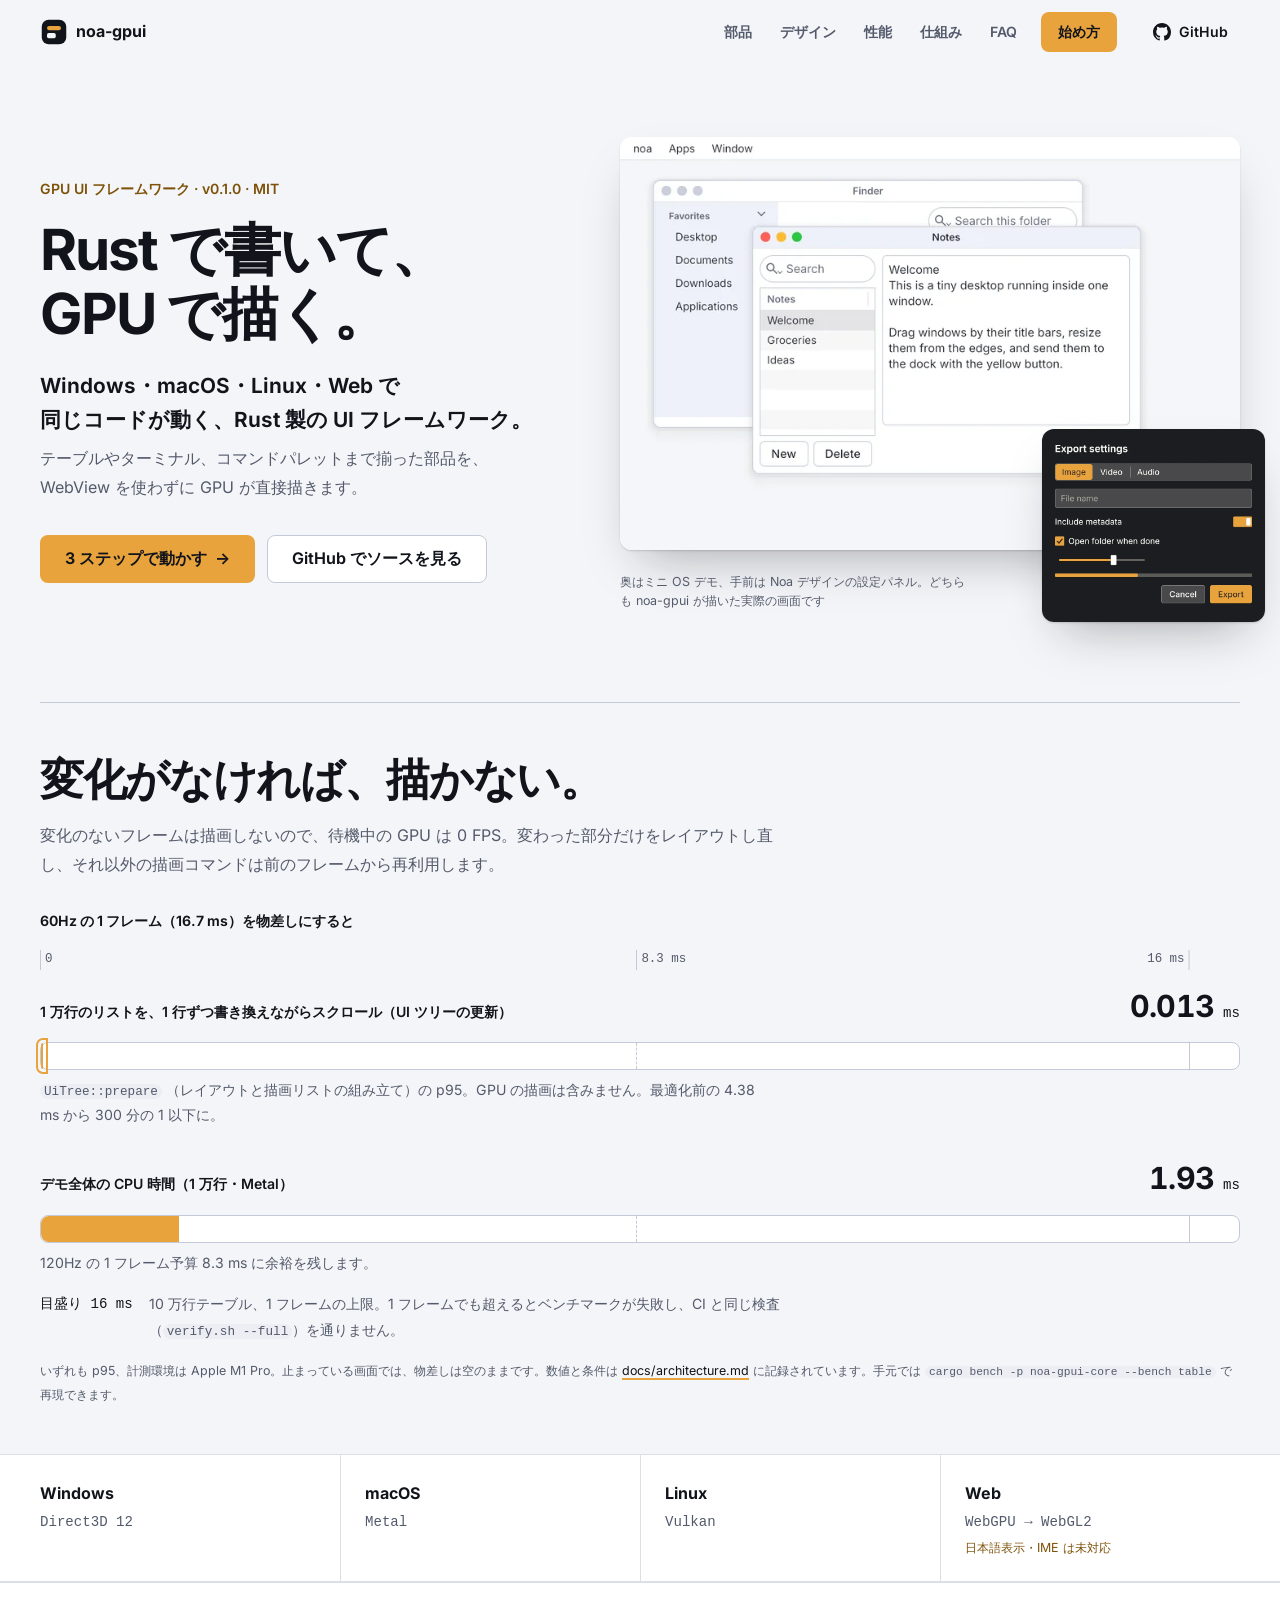
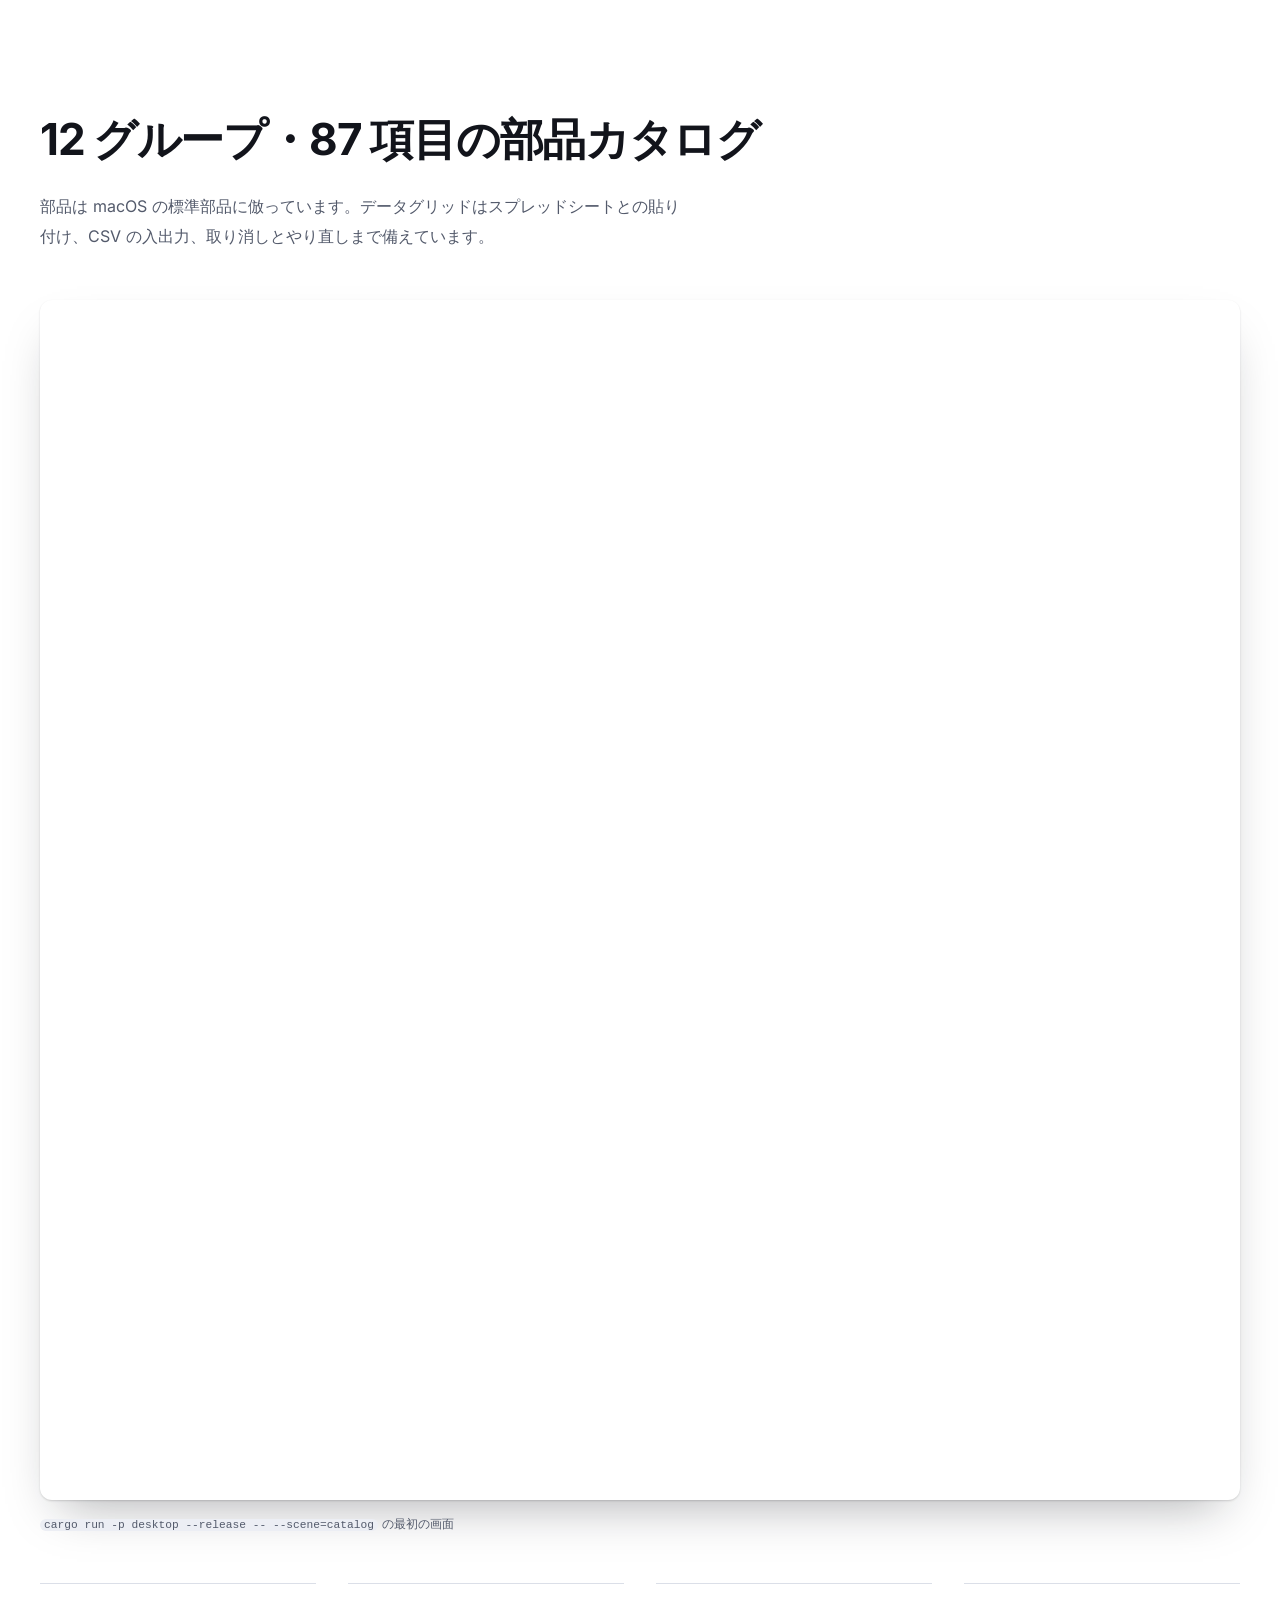
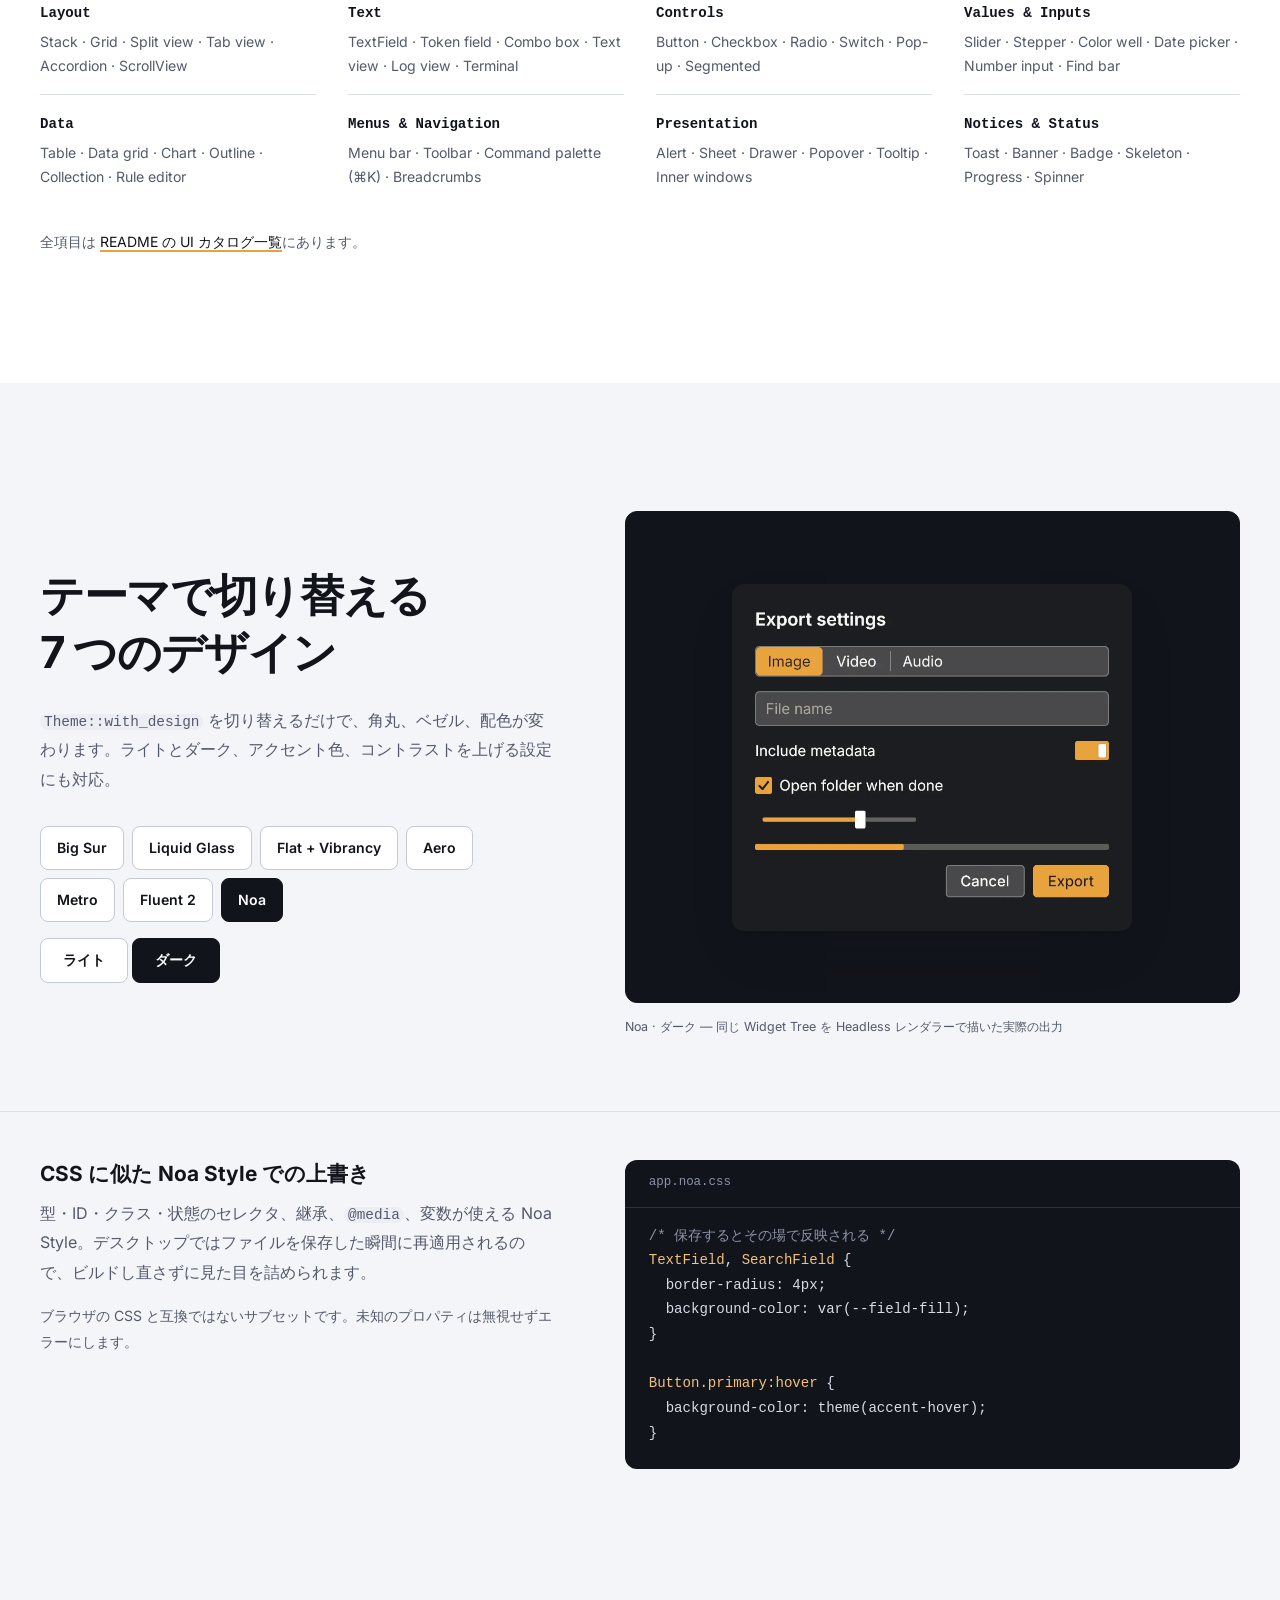
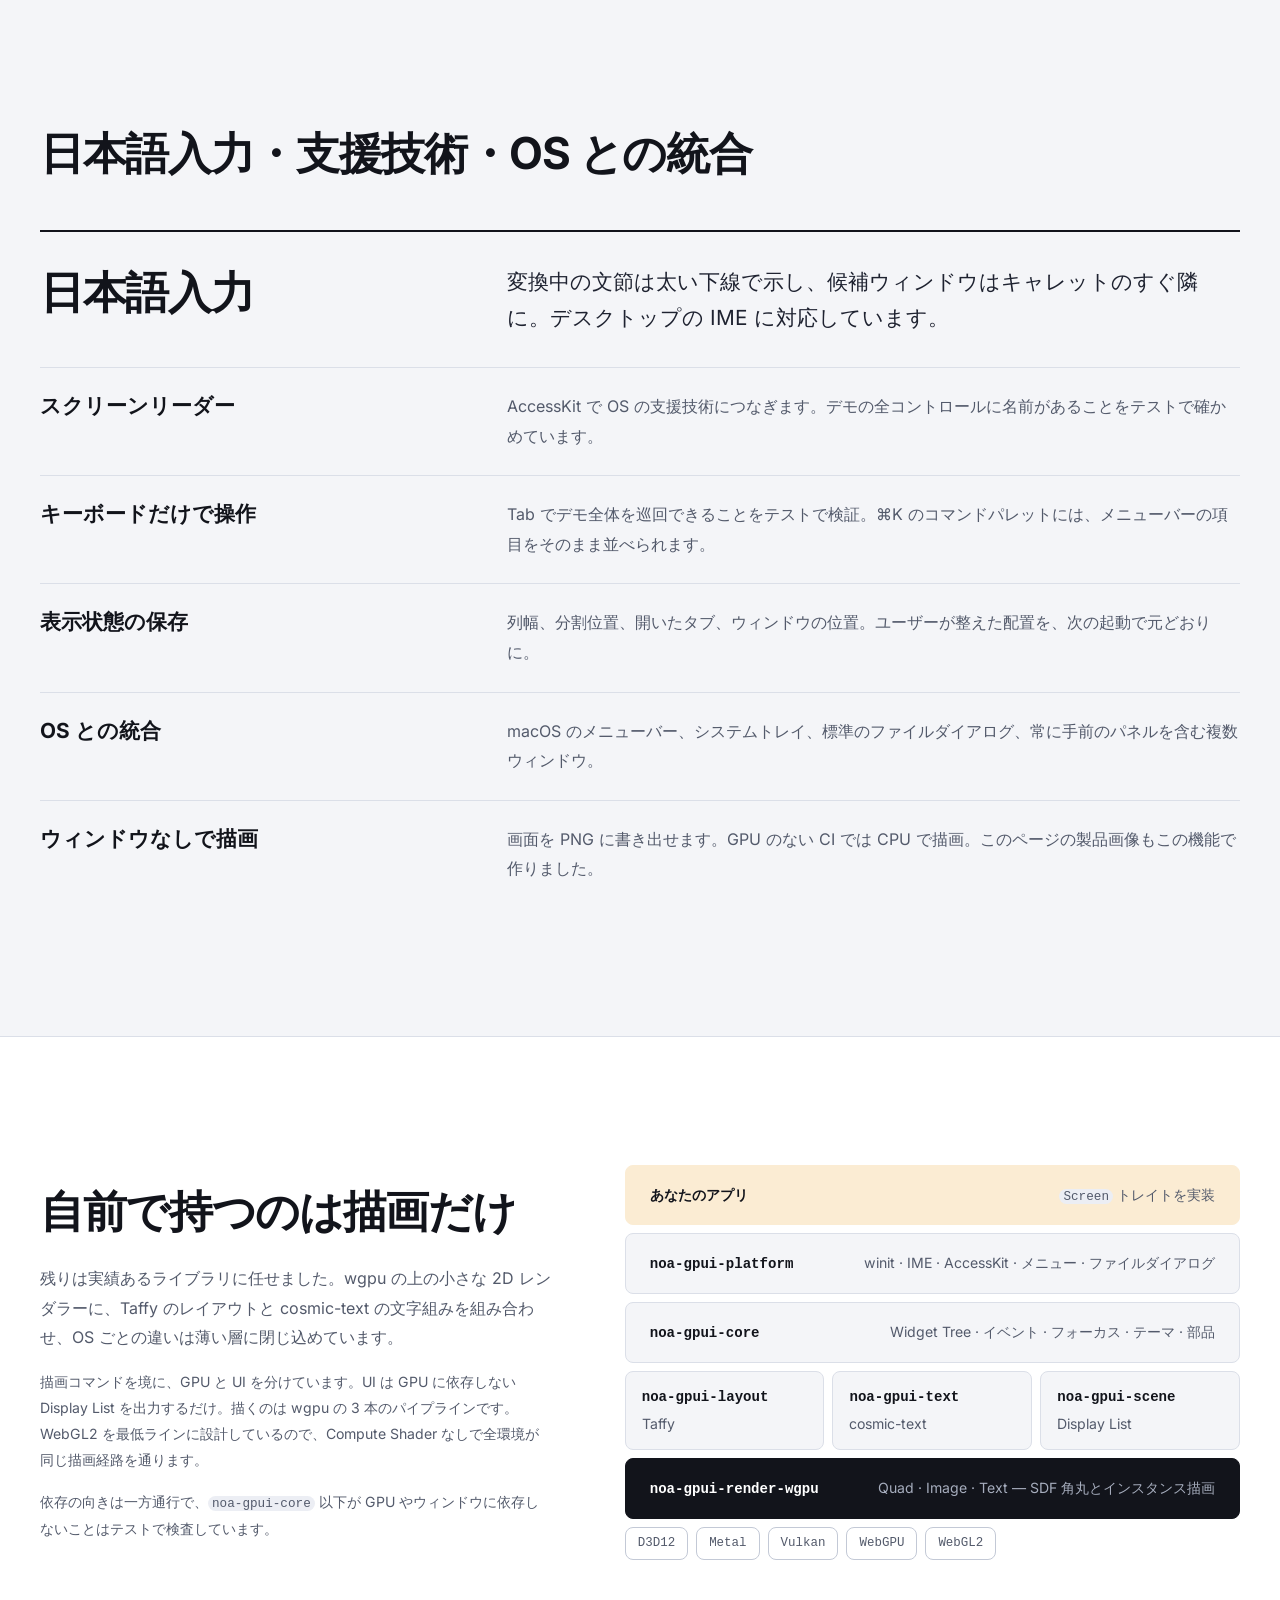
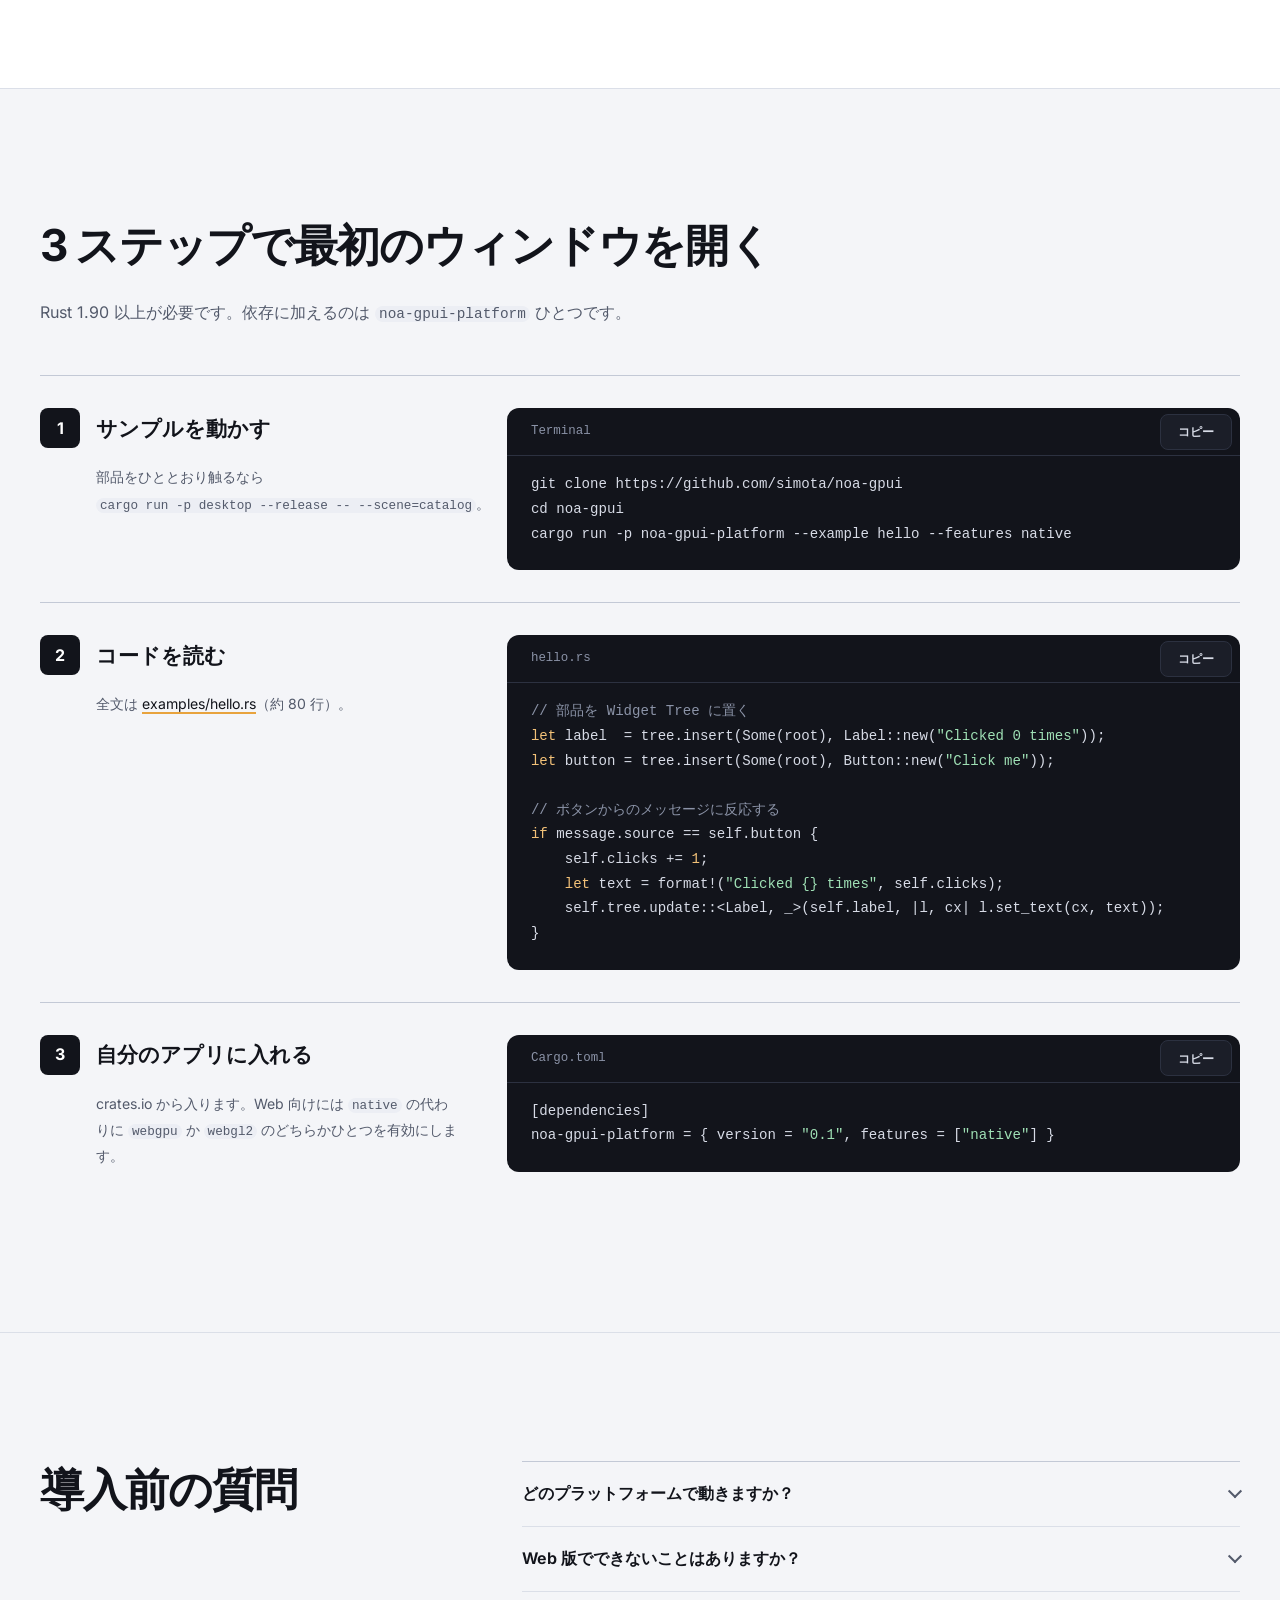
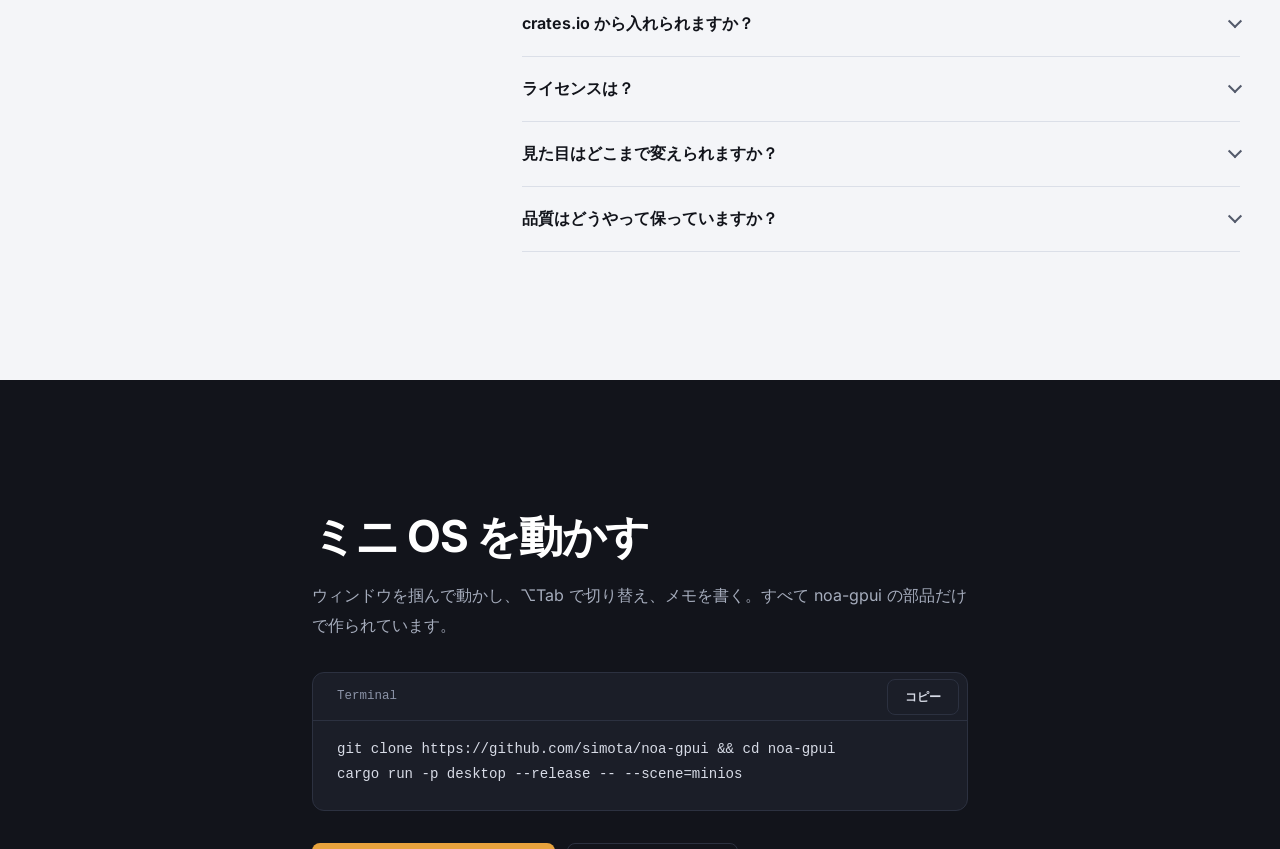
<file: site/index.html>
<!doctype html>
<html lang="ja">
<head>
  <meta charset="utf-8">
  <meta name="viewport" content="width=device-width, initial-scale=1">
  <title>noa-gpui — Rust で書いて GPU で描く、デスクトップと Web の UI フレームワーク</title>
  <meta name="description" content="noa-gpui は wgpu の上に自前の 2D レンダラーを持つ Rust 製 UI フレームワークです。テーブル、ターミナル、コマンドパレットまで揃った部品を、Windows・macOS・Linux・ブラウザで同じコードのまま動かせます。MIT ライセンス。">
  <meta name="theme-color" content="#f4f5f8">
  <meta property="og:type" content="website">
  <meta property="og:title" content="noa-gpui — Rust で書いて、GPU で描く。">
  <meta property="og:description" content="テーブルからターミナルまで揃った UI 部品を、Windows・macOS・Linux・Web で同じコードのまま。WebView を使わない Rust 製 GPU UI フレームワーク。">
  <meta property="og:image" content="assets/og.png">
  <meta property="og:image:width" content="1200">
  <meta property="og:image:height" content="630">
  <meta name="twitter:card" content="summary_large_image">
  <link rel="icon" href="assets/favicon.svg" type="image/svg+xml">
  <link rel="preload" href="fonts/inter-var-latin.woff2" as="font" type="font/woff2" crossorigin>
  <link rel="preload" href="assets/minios-1500.webp" as="image" imagesrcset="assets/minios-760.webp 760w, assets/minios-1500.webp 1500w" imagesizes="(min-width: 1024px) 640px, 92vw" fetchpriority="high">
  <link rel="stylesheet" href="styles.css">
  <script type="application/ld+json">
  {
    "@context": "https://schema.org",
    "@type": "SoftwareSourceCode",
    "name": "noa-gpui",
    "description": "A cross-platform UI framework written in Rust, with its own 2D renderer on top of wgpu.",
    "codeRepository": "https://github.com/simota/noa-gpui",
    "programmingLanguage": "Rust",
    "license": "https://opensource.org/licenses/MIT",
    "runtimePlatform": ["Windows", "macOS", "Linux", "Web (WebGPU / WebGL2)"]
  }
  </script>
</head>
<body>
  <a class="skip" href="#main">本文へ移動</a>

  <header class="site-header" data-header>
    <div class="wrap header-inner">
      <a class="logo" href="#top" aria-label="noa-gpui トップへ">
        <svg class="logo-mark" viewBox="0 0 32 32" aria-hidden="true"><rect x="2" y="2" width="28" height="28" rx="8" fill="currentColor"/><rect x="8" y="9" width="16" height="5" rx="2.5" fill="#e8a33d"/><rect x="8" y="17" width="10" height="6" rx="2" fill="#f4f5f8"/></svg>
        <span>noa-gpui</span>
      </a>
      <nav class="nav" aria-label="ページ内">
        <button class="nav-toggle" type="button" aria-expanded="false" aria-controls="nav-list" data-nav-toggle>
          <span class="nav-toggle-bars" aria-hidden="true"></span><span class="sr-only">メニュー</span>
        </button>
        <ul id="nav-list" class="nav-list" data-nav-list>
          <li><a href="#components">部品</a></li>
          <li><a href="#design">デザイン</a></li>
          <li><a href="#performance">性能</a></li>
          <li><a href="#architecture">仕組み</a></li>
          <li><a href="#faq">FAQ</a></li>
          <li class="nav-cta"><a class="btn btn-small btn-primary" href="#start">始め方</a></li>
        </ul>
      </nav>
      <a class="gh-link" href="https://github.com/simota/noa-gpui" rel="noopener" aria-label="GitHub リポジトリ">
        <svg viewBox="0 0 16 16" aria-hidden="true"><path fill="currentColor" d="M8 0C3.58 0 0 3.58 0 8a8 8 0 0 0 5.47 7.59c.4.07.55-.17.55-.38v-1.33c-2.23.48-2.7-1.07-2.7-1.07-.36-.92-.89-1.17-.89-1.17-.73-.5.06-.49.06-.49.8.06 1.23.83 1.23.83.71 1.22 1.87.87 2.33.66.07-.52.28-.87.5-1.07-1.78-.2-3.64-.89-3.64-3.95 0-.87.31-1.59.82-2.15-.08-.2-.36-1.02.08-2.12 0 0 .67-.21 2.2.82a7.6 7.6 0 0 1 4 0c1.53-1.04 2.2-.82 2.2-.82.44 1.1.16 1.92.08 2.12.51.56.82 1.27.82 2.15 0 3.07-1.87 3.75-3.65 3.95.29.25.54.73.54 1.48v2.2c0 .21.15.46.55.38A8 8 0 0 0 16 8c0-4.42-3.58-8-8-8Z"/></svg>
        <span>GitHub</span>
      </a>
    </div>
  </header>

  <main id="main">
    <section class="hero" id="top" aria-labelledby="hero-title">
      <div class="wrap hero-grid">
        <div class="hero-copy">
          <p class="eyebrow" data-enter>GPU UI フレームワーク · v0.1.0 · MIT</p>
          <h1 id="hero-title" class="hero-title" data-enter>
            <span class="nb">Rust で書いて、</span><span class="nb">GPU で描く。</span>
          </h1>
          <p class="hero-lead" data-enter>
            <strong><span class="nb">Windows・macOS・Linux・Web で</span><span class="nb">同じコードが動く、</span><span class="nb">Rust 製の UI フレームワーク。</span></strong>
            テーブルやターミナル、コマンドパレットまで揃った部品を、WebView を使わずに GPU が直接描きます。
          </p>
          <div class="hero-actions" data-enter>
            <a class="btn btn-primary" href="#start">3 ステップで動かす<span aria-hidden="true">→</span></a>
            <a class="btn btn-ghost" href="https://github.com/simota/noa-gpui" rel="noopener">GitHub でソースを見る</a>
          </div>
        </div>
        <figure class="hero-visual" data-enter>
          <div class="frame frame-hero">
            <img src="assets/minios-1500.webp" srcset="assets/minios-760.webp 760w, assets/minios-1500.webp 1500w" sizes="(min-width: 1024px) 660px, 96vw" width="1500" height="1000" alt="noa-gpui のミニ OS デモ。メニューバーの下に Finder と Notes の 2 つのウィンドウが重なって開いている" fetchpriority="high" decoding="async">
          </div>
          <div class="frame frame-float">
            <img src="assets/themes/noa-dark.webp" width="760" height="660" alt="Noa デザイン・ダーク表示の設定パネル。セグメント、テキスト欄、スイッチ、チェックボックス、スライダー、進捗バー、ボタン" loading="eager" decoding="async">
          </div>
          <figcaption>奥はミニ OS デモ、手前は Noa デザインの設定パネル。どちらも noa-gpui が描いた実際の画面です</figcaption>
        </figure>
        <figure class="budget" id="performance" aria-labelledby="perf-title" data-budget>
          <figcaption class="budget-head"><h2 id="perf-title" class="budget-h">変化がなければ、描かない。</h2><p class="budget-lead">変化のないフレームは描画しないので、待機中の GPU は 0 FPS。変わった部分だけをレイアウトし直し、それ以外の描画コマンドは前のフレームから再利用します。</p><p class="budget-title">60Hz の 1 フレーム（16.7 ms）を物差しにすると</p></figcaption>
          <div class="budget-scale">
            <div class="budget-row budget-row-axis" aria-hidden="true"><span></span><span class="budget-axis"><span class="budget-tick" style="--at: 0%">0</span><span class="budget-tick" style="--at: 49.7%">8.3 ms</span><span class="budget-tick budget-tick-end" style="--at: 95.8%">16 ms</span></span><span></span></div>
            <div class="budget-row" style="--share: 0.078%"><span class="budget-label">1 万行のリストを、1 行ずつ書き換えながらスクロール（UI ツリーの更新）</span><span class="budget-track"><span class="budget-bar"></span></span><span class="budget-value"><span class="num">0.013</span> ms</span><span class="budget-cond"><code>UiTree::prepare</code> （レイアウトと描画リストの組み立て）の p95。GPU の描画は含みません。最適化前の 4.38 ms から 300 分の 1 以下に。</span></div>
            <div class="budget-row" style="--share: 11.56%"><span class="budget-label">デモ全体の CPU 時間（1 万行・Metal）</span><span class="budget-track"><span class="budget-bar"></span></span><span class="budget-value"><span class="num">1.93</span> ms</span><span class="budget-cond">120Hz の 1 フレーム予算 8.3 ms に余裕を残します。</span></div>
          </div>
          <dl class="budget-legend"><div><dt>目盛り 16 ms</dt><dd>10 万行テーブル、1 フレームの上限。1 フレームでも超えるとベンチマークが失敗し、CI と同じ検査（<code>verify.sh --full</code>）を通りません。</dd></div></dl>
          <p class="budget-note">いずれも p95、計測環境は Apple M1 Pro。止まっている画面では、物差しは空のままです。数値と条件は <a href="https://github.com/simota/noa-gpui/blob/main/docs/architecture.md#phase-4-measurements" rel="noopener">docs/architecture.md</a> に記録されています。手元では <code>cargo bench -p noa-gpui-core --bench table</code> で再現できます。</p>
        </figure>
      </div>
    </section>
    <section class="platforms" aria-label="対応プラットフォームと GPU バックエンド">
      <ul class="wrap platform-list">
        <li><span class="p-os">Windows</span><span class="p-api">Direct3D 12</span></li>
        <li><span class="p-os">macOS</span><span class="p-api">Metal</span></li>
        <li><span class="p-os">Linux</span><span class="p-api">Vulkan</span></li>
        <li><span class="p-os">Web</span><span class="p-api">WebGPU → WebGL2</span><span class="p-note">日本語表示・IME は未対応</span></li>
      </ul>
    </section>
    <section class="section components" id="components" aria-labelledby="components-title">
      <div class="wrap">
        <div class="section-head">
          <h2 id="components-title" class="section-title"><span class="nb">12 グループ・87 項目の</span><span class="nb">部品カタログ</span></h2>
          <p class="section-lead">部品は macOS の標準部品に倣っています。データグリッドはスプレッドシートとの貼り付け、CSV の入出力、取り消しとやり直しまで備えています。</p>
        </div>
        <figure class="showcase">
          <div class="frame">
            <picture><source media="(max-width: 599px)" srcset="assets/catalog-phone-760.webp" width="760" height="760"><img src="assets/catalog-1600.webp" srcset="assets/catalog-800.webp 800w, assets/catalog-1600.webp 1600w" sizes="(min-width: 1200px) 1120px, 94vw" width="1600" height="938" alt="UI カタログの画面。左にグループごとのナビゲーション、右に Container と Stack view の見本が並ぶ" loading="lazy" decoding="async"></picture>
          </div>
          <figcaption><code>cargo run -p desktop --release -- --scene=catalog</code> の最初の画面</figcaption>
        </figure>
        <div class="catalog-index">
          <dl>
            <div><dt>Layout</dt><dd>Stack · Grid · Split view · Tab view · Accordion · ScrollView</dd></div>
            <div><dt>Text</dt><dd>TextField · Token field · Combo box · Text view · Log view · Terminal</dd></div>
            <div><dt>Controls</dt><dd>Button · Checkbox · Radio · Switch · Pop-up · Segmented</dd></div>
            <div><dt>Values &amp; Inputs</dt><dd>Slider · Stepper · Color well · Date picker · Number input · Find bar</dd></div>
            <div><dt>Data</dt><dd>Table · Data grid · Chart · Outline · Collection · Rule editor</dd></div>
            <div><dt>Menus &amp; Navigation</dt><dd>Menu bar · Toolbar · Command palette (⌘K) · Breadcrumbs</dd></div>
            <div><dt>Presentation</dt><dd>Alert · Sheet · Drawer · Popover · Tooltip · Inner windows</dd></div>
            <div><dt>Notices &amp; Status</dt><dd>Toast · Banner · Badge · Skeleton · Progress · Spinner</dd></div>
          </dl>
          <p class="index-note">全項目は <a href="https://github.com/simota/noa-gpui#desktop" rel="noopener">README の UI カタログ一覧</a>にあります。</p>
        </div>
      </div>
    </section>
    <section class="section design" id="design" aria-labelledby="design-title">
      <div class="wrap design-grid">
        <div class="design-copy">
          <h2 id="design-title" class="section-title"><span class="nb">テーマで切り替える</span> <span class="nb">7 つのデザイン</span></h2>
          <p class="section-lead"><code>Theme::with_design</code> を切り替えるだけで、角丸、ベゼル、配色が変わります。ライトとダーク、アクセント色、コントラストを上げる設定にも対応。</p>
          <div class="theme-switch" role="group" aria-label="デザインを選ぶ" data-theme-designs>
            <button type="button" data-design="big-sur" aria-pressed="false">Big Sur</button>
            <button type="button" data-design="liquid-glass" aria-pressed="false">Liquid Glass</button>
            <button type="button" data-design="flat-vibrancy" aria-pressed="false">Flat + Vibrancy</button>
            <button type="button" data-design="aero" aria-pressed="false">Aero</button>
            <button type="button" data-design="metro" aria-pressed="false">Metro</button>
            <button type="button" data-design="fluent-2" aria-pressed="false">Fluent 2</button>
            <button type="button" data-design="noa" aria-pressed="true">Noa</button>
          </div>
          <div class="appearance-switch" role="group" aria-label="外観を選ぶ" data-theme-appearance>
            <button type="button" data-appearance="light" aria-pressed="false">ライト</button>
            <button type="button" data-appearance="dark" aria-pressed="true">ダーク</button>
          </div>
        </div>
        <figure class="theme-stage">
          <div class="frame frame-theme" data-theme-frame data-appearance-now="dark">
            <img src="assets/themes/noa-dark.webp" width="760" height="660" alt="Noa デザイン・ダーク表示の設定パネル" loading="lazy" decoding="async" data-theme-image>
          </div>
          <figcaption><span data-theme-label>Noa · ダーク</span> — 同じ Widget Tree を Headless レンダラーで描いた実際の出力</figcaption>
        </figure>
      </div>

      <div class="wrap style-row">
        <div class="style-copy">
          <h3><span class="nb">CSS に似た</span> <span class="nb">Noa Style での上書き</span></h3>
          <p>型・ID・クラス・状態のセレクタ、継承、<code>@media</code>、変数が使える Noa Style。デスクトップではファイルを保存した瞬間に再適用されるので、ビルドし直さずに見た目を詰められます。</p>
          <p class="fine">ブラウザの CSS と互換ではないサブセットです。未知のプロパティは無視せずエラーにします。</p>
        </div>
        <div class="code-block">
          <div class="code-bar"><span class="code-name">app.noa.css</span></div>
          <pre class="code" tabindex="0" aria-label="Noa Style の例"><code><span class="c">/* 保存するとその場で反映される */</span>
<span class="s">TextField</span>, <span class="s">SearchField</span> {
  <span class="p">border-radius</span>: 4px;
  <span class="p">background-color</span>: var(--field-fill);
}

<span class="s">Button.primary:hover</span> {
  <span class="p">background-color</span>: theme(accent-hover);
}</code></pre>
        </div>
      </div>
    </section>
    <section class="section essentials" aria-labelledby="essentials-title">
      <div class="wrap">
        <div class="section-head">
          <h2 id="essentials-title" class="section-title"><span class="nb">日本語入力・支援技術・</span><span class="nb">OS との統合</span></h2>
        </div>
        <ul class="essentials-list">
          <li>
            <h3>日本語入力</h3>
            <p>変換中の文節は太い下線で示し、候補ウィンドウはキャレットのすぐ隣に。デスクトップの IME に対応しています。</p>
          </li>
          <li>
            <h3>スクリーンリーダー</h3>
            <p>AccessKit で OS の支援技術につなぎます。デモの全コントロールに名前があることをテストで確かめています。</p>
          </li>
          <li>
            <h3>キーボードだけで操作</h3>
            <p>Tab でデモ全体を巡回できることをテストで検証。⌘K のコマンドパレットには、メニューバーの項目をそのまま並べられます。</p>
          </li>
          <li>
            <h3>表示状態の保存</h3>
            <p>列幅、分割位置、開いたタブ、ウィンドウの位置。ユーザーが整えた配置を、次の起動で元どおりに。</p>
          </li>
          <li>
            <h3>OS との統合</h3>
            <p>macOS のメニューバー、システムトレイ、標準のファイルダイアログ、常に手前のパネルを含む複数ウィンドウ。</p>
          </li>
          <li>
            <h3>ウィンドウなしで描画</h3>
            <p>画面を PNG に書き出せます。GPU のない CI では CPU で描画。このページの製品画像もこの機能で作りました。</p>
          </li>
        </ul>
      </div>
    </section>
    <section class="section architecture" id="architecture" aria-labelledby="arch-title">
      <div class="wrap arch-grid">
        <div class="arch-copy">
          <h2 id="arch-title" class="section-title"><span class="nb">自前で持つのは</span><span class="nb">描画だけ</span></h2>
          <p class="section-lead">残りは実績あるライブラリに任せました。wgpu の上の小さな 2D レンダラーに、Taffy のレイアウトと cosmic-text の文字組みを組み合わせ、OS ごとの違いは薄い層に閉じ込めています。</p>
          <p class="arch-detail">描画コマンドを境に、GPU と UI を分けています。UI は GPU に依存しない Display List を出力するだけ。描くのは wgpu の 3 本のパイプラインです。WebGL2 を最低ラインに設計しているので、Compute Shader なしで全環境が同じ描画経路を通ります。</p>
          <p class="fine">依存の向きは一方通行で、<code>noa-gpui-core</code> 以下が GPU やウィンドウに依存しないことはテストで検査しています。</p>
        </div>
        <ol class="stack" aria-label="クレートの層構成（上ほどアプリに近い）">
          <li class="layer layer-app"><span class="l-name">あなたのアプリ</span><span class="l-desc"><code>Screen</code> トレイトを実装</span></li>
          <li class="layer"><span class="l-name">noa-gpui-platform</span><span class="l-desc">winit · IME · AccessKit · メニュー · ファイルダイアログ</span></li>
          <li class="layer"><span class="l-name">noa-gpui-core</span><span class="l-desc">Widget Tree · イベント · フォーカス · テーマ · 部品</span></li>
          <li class="layer layer-split">
            <span class="sub"><span class="l-name">noa-gpui-layout</span><span class="l-desc">Taffy</span></span>
            <span class="sub"><span class="l-name">noa-gpui-text</span><span class="l-desc">cosmic-text</span></span>
            <span class="sub"><span class="l-name">noa-gpui-scene</span><span class="l-desc">Display List</span></span>
          </li>
          <li class="layer layer-gpu"><span class="l-name">noa-gpui-render-wgpu</span><span class="l-desc">Quad · Image · Text — SDF 角丸とインスタンス描画</span></li>
          <li class="layer layer-backends"><span>D3D12</span><span>Metal</span><span>Vulkan</span><span>WebGPU</span><span>WebGL2</span></li>
        </ol>
      </div>
    </section>
    <section class="section start" id="start" aria-labelledby="start-title">
      <div class="wrap">
        <div class="section-head">
          <h2 id="start-title" class="section-title"><span class="nb">3 ステップで</span><span class="nb">最初のウィンドウを開く</span></h2>
          <p class="section-lead">Rust 1.90 以上が必要です。依存に加えるのは <code>noa-gpui-platform</code> ひとつです。</p>
        </div>
        <ol class="steps">
          <li class="step">
            <div class="step-head"><span class="step-no">1</span><h3>サンプルを動かす</h3></div>
            <div class="code-block code-wrap">
              <div class="code-bar"><span class="code-name">Terminal</span><button class="copy" type="button" data-copy>コピー</button></div>
              <pre class="code" tabindex="0" aria-label="サンプルを動かすコマンド"><code>git clone https://github.com/simota/noa-gpui
cd noa-gpui
cargo run -p noa-gpui-platform --example hello --features native</code></pre>
            </div>
            <p class="step-note">部品をひととおり触るなら <code>cargo run -p desktop --release -- --scene=catalog</code>。</p>
          </li>
          <li class="step">
            <div class="step-head"><span class="step-no">2</span><h3>コードを読む</h3></div>
            <div class="code-block">
              <div class="code-bar"><span class="code-name">hello.rs</span><button class="copy" type="button" data-copy>コピー</button></div>
              <pre class="code" tabindex="0" aria-label="hello.rs の抜粋"><code><span class="c">// 部品を Widget Tree に置く</span>
<span class="k">let</span> label  = tree.insert(Some(root), Label::new(<span class="str">"Clicked 0 times"</span>));
<span class="k">let</span> button = tree.insert(Some(root), Button::new(<span class="str">"Click me"</span>));

<span class="c">// ボタンからのメッセージに反応する</span>
<span class="k">if</span> message.source == self.button {
    self.clicks += <span class="n">1</span>;
    <span class="k">let</span> text = format!(<span class="str">"Clicked {} times"</span>, self.clicks);
    self.tree.update::&lt;Label, _&gt;(self.label, |l, cx| l.set_text(cx, text));
}</code></pre>
            </div>
            <p class="step-note">全文は <a href="https://github.com/simota/noa-gpui/blob/main/crates/ui-platform/examples/hello.rs" rel="noopener">examples/hello.rs</a>（約 80 行）。</p>
          </li>
          <li class="step">
            <div class="step-head"><span class="step-no">3</span><h3>自分のアプリに入れる</h3></div>
            <div class="code-block code-wrap">
              <div class="code-bar"><span class="code-name">Cargo.toml</span><button class="copy" type="button" data-copy>コピー</button></div>
              <pre class="code" tabindex="0" aria-label="Cargo.toml"><code>[dependencies]
noa-gpui-platform = { version = <span class="str">"0.1"</span>, features = [<span class="str">"native"</span>] }</code></pre>
            </div>
            <p class="step-note">crates.io から入ります。Web 向けには <code>native</code> の代わりに <code>webgpu</code> か <code>webgl2</code> のどちらかひとつを有効にします。</p>
          </li>
        </ol>
        <p class="copy-status sr-only" role="status" aria-live="polite" data-copy-status></p>
      </div>
    </section>
    <section class="section faq" id="faq" aria-labelledby="faq-title">
      <div class="wrap faq-grid">
        <div >
          <h2 id="faq-title" class="section-title">導入前の質問</h2>
        </div>
        <div class="faq-list">
          <details>
            <summary>どのプラットフォームで動きますか？</summary>
            <p>Windows（Direct3D 12 / Vulkan）、macOS（Metal）、Linux（Vulkan / OpenGL）、Web（WebGPU、使えなければ WebGL2）です。iOS と Android は対象外です。</p>
          </details>
          <details>
            <summary>Web 版でできないことはありますか？</summary>
            <p>日本語入力（IME）、アクセシビリティ、ファイルダイアログは Web ではまだ使えません。Web には同梱の Inter フォントしかないため、日本語の表示もデスクトップのみです。</p>
          </details>
          <details>
            <summary>crates.io から入れられますか？</summary>
            <p>はい。<code>noa-gpui-platform</code> として公開しています（バージョン 0.1.0）。手順は上の 3 ステップのとおりです。</p>
          </details>
          <details>
            <summary>ライセンスは？</summary>
            <p>MIT ライセンスです。同梱の Inter フォントは SIL Open Font License です。</p>
          </details>
          <details>
            <summary>見た目はどこまで変えられますか？</summary>
            <p>7 種のデザイン、ライト／ダーク、アクセント色、コントラスト強調をテーマで切り替えられます。さらに Noa Style（CSS に似たサブセット）で、自作の Widget も含めた背景・枠線・角丸・余白などを上書きできます。</p>
          </details>
          <details>
            <summary>品質はどうやって保っていますか？</summary>
            <p>各部品は <code>UiTree</code> にイベントを送って結果を確かめるテストを持ち、レンダラーは GPU で実際に描いた画素を読み戻して検証します。性能はベンチマークが 16 ms の予算を超えると失敗します。2026 年 11 月時点で、ワークスペース全体のテストは 795 件です。</p>
          </details>
        </div>
      </div>
    </section>
    <section class="final" aria-labelledby="final-title">
      <div class="wrap final-inner">
        <h2 id="final-title">ミニ OS を動かす</h2>
        <p>ウィンドウを掴んで動かし、⌥Tab で切り替え、メモを書く。すべて <span class="nb">noa-gpui</span> の部品だけで作られています。</p>
        <div class="code-block code-wrap code-inline">
          <div class="code-bar"><span class="code-name">Terminal</span><button class="copy" type="button" data-copy>コピー</button></div>
          <pre class="code" tabindex="0" aria-label="ミニ OS を起動するコマンド"><code>git clone https://github.com/simota/noa-gpui &amp;&amp; cd noa-gpui
cargo run -p desktop --release -- --scene=minios</code></pre>
        </div>
        <div class="final-actions">
          <a class="btn btn-primary" href="https://github.com/simota/noa-gpui" rel="noopener">GitHub でソースを見る<span aria-hidden="true">→</span></a>
          <a class="btn btn-ghost-dark" href="https://github.com/simota/noa-gpui#readme" rel="noopener">README を読む</a>
        </div>
      </div>
    </section>
  </main>

  <footer class="site-footer">
    <div class="wrap footer-inner">
      <div class="footer-brand">
        <a class="logo" href="#top"><svg class="logo-mark" viewBox="0 0 32 32" aria-hidden="true"><rect x="2" y="2" width="28" height="28" rx="8" fill="currentColor"/><rect x="8" y="9" width="16" height="5" rx="2.5" fill="#e8a33d"/><rect x="8" y="17" width="10" height="6" rx="2" fill="#f4f5f8"/></svg><span>noa-gpui</span></a>
        <p>Rust 製のクロスプラットフォーム UI フレームワーク。MIT License.</p>
      </div>
      <nav aria-label="ドキュメント">
        <h2 class="footer-h">ドキュメント</h2>
        <ul>
          <li><a href="https://github.com/simota/noa-gpui#readme" rel="noopener">README</a></li>
          <li><a href="https://github.com/simota/noa-gpui/blob/main/docs/architecture.md" rel="noopener">アーキテクチャ</a></li>
          <li><a href="https://github.com/simota/noa-gpui/blob/main/docs/styling.md" rel="noopener">Noa Style</a></li>
          <li><a href="https://github.com/simota/noa-gpui/blob/main/docs/feature-map.md" rel="noopener">機能マップ</a></li>
        </ul>
      </nav>
      <nav aria-label="プロジェクト">
        <h2 class="footer-h">プロジェクト</h2>
        <ul>
          <li><a href="https://github.com/simota/noa-gpui" rel="noopener">GitHub</a></li>
          <li><a href="https://github.com/simota/noa-gpui/issues" rel="noopener">Issues</a></li>
          <li><a href="https://github.com/simota/noa-gpui/blob/main/LICENSE" rel="noopener">License</a></li>
        </ul>
      </nav>
    </div>
    <p class="wrap footer-note">このページの製品画像は、すべて noa-gpui のウィンドウなし描画（Headless）で出力した実際の画面です。</p>
  </footer>

  <script src="main.js" defer></script>
</body>
</html>
</file>
<file: site/styles.css>
/* noa-gpui landing page.
 * Every value comes from the tokens below. Colours are the framework's own theme
 * (crates/ui-core/src/theme.rs): the Big Sur light ground, the Noa accent for what
 * is measured or pressed, and the default accent only for keyboard focus. */

@font-face {
  font-family: "Inter";
  src: url("fonts/inter-var-latin.woff2") format("woff2");
  font-weight: 100 900;
  font-display: swap;
  unicode-range: U+0020-007E, U+00A0-00FF, U+2013-2014, U+2018-201D, U+2026, U+2190-2193, U+00D7, U+2318, U+21E7, U+2325;
}

:root {
  /* colour: roles */
  --ground: #f4f5f8;          /* Theme::light().background */
  --ground-sunk: #eceef4;     /* inline code, the light theme stage */
  --sheet: #ffffff;           /* Theme::light().surface */
  --ink: #12141b;             /* headings, dark bands, code */
  --text: #1e2230;            /* Theme::light().text */
  --text-quiet: #535a6b;      /* secondary copy: 6.3:1 on ground */
  --rule: #dbdfe8;
  --rule-firm: #c3c9d6;
  --measured: #e8a33d;        /* NOA_ACCENT: the primary action and measured time, nothing else */
  --measured-press: #f0b14f;
  --measured-ink: #7d5208;    /* the accent as text on the ground: 6.25:1 */
  --measured-wash: #fbecd3;
  --focus: #3b6cf6;           /* DEFAULT_ACCENT: keyboard focus only */
  --night-text: #e8eaf0;
  --night-quiet: #a6adbd;
  --night-rule: #2c3140;
  --night-sheet: #1b1e28;
  --code-text: #d7dbe6;
  --code-quiet: #8b93a7;
  --code-key: #f2c178;
  --code-string: #9fe0b5;
  --shade: rgb(18 20 27 / .16);
  --shade-deep: rgb(18 20 27 / .34);

  /* type: Inter is the face the framework bundles and draws its own UI in */
  --face: "Inter", "Hiragino Sans", "Hiragino Kaku Gothic ProN", "Noto Sans JP", "Yu Gothic UI", "Meiryo", system-ui, sans-serif;
  --face-data: ui-monospace, "SF Mono", "JetBrains Mono", Menlo, Consolas, monospace;
  --t-display: clamp(2.4rem, 1.2rem + 4.2vw, 4.5rem);
  --t-title: clamp(1.75rem, 1.25rem + 2.1vw, 2.75rem);
  --t-lede: clamp(1.1rem, 1rem + .45vw, 1.3rem);
  --t-body: 1rem;
  --t-small: .88rem;
  --t-micro: .78rem;
  --t-figure: clamp(1.4rem, 1.1rem + 1vw, 2rem);
  --t-display-wide: clamp(3rem, .9rem + 3.3vw, 4.5rem);   /* the display step when the hero has two columns */
  --t-metric: clamp(3rem, 2rem + 3.6vw, 4.5rem);          /* a measured figure on the dark band */
  --w-label: 600;
  --w-emphasis: 650;
  --w-heading: 700;

  /* space: one scale */
  --s-1: .25rem;
  --s-2: .5rem;
  --s-3: .75rem;
  --s-4: 1rem;
  --s-5: 1.5rem;
  --s-6: 2rem;
  --s-7: 3rem;
  --s-8: 4.5rem;
  --gutter: clamp(var(--s-4), 4vw, 2.5rem);
  --band: clamp(5rem, 10vw, 8.5rem);
  --hero-top: clamp(var(--s-6), 6vw, var(--s-8));
  --hero-bottom: clamp(var(--s-6), 5vw, var(--s-7));
  --column-gap: clamp(var(--s-6), 5vw, var(--s-8));
  --step-mark: 40px;
  --measure: 1200px;
  --header: 64px;

  /* shape: a window corner and a control corner, as the framework draws them */
  --r-window: 12px;
  --r-control: 8px;
  --lift: 0 1px 2px var(--shade), 0 24px 48px -20px var(--shade-deep);

  /* motion: answers inside one beat, still when nothing changes */
  --answer: 120ms;
  --settle: 320ms;
  --stagger: 60ms;
  --decelerate: cubic-bezier(.2, .7, .2, 1);
}

*, *::before, *::after { box-sizing: border-box; }
html { -webkit-text-size-adjust: 100%; scroll-behavior: smooth; scroll-padding-top: calc(var(--header) + var(--s-3)); }
body {
  margin: 0;
  background: var(--ground);
  color: var(--text);
  font-family: var(--face);
  font-size: var(--t-body);
  line-height: 1.85;
  -webkit-font-smoothing: antialiased;
  overflow-x: clip;
}
img { display: block; max-width: 100%; height: auto; }
a { color: inherit; }
h1, h2, h3 { margin: 0; line-height: 1.3; font-weight: var(--w-heading); font-feature-settings: "palt" 1; }
p, ul, ol, dl, dd, figure { margin: 0; padding: 0; }
li { list-style: none; }
code { font-family: var(--face-data); font-size: .9em; }
:not(pre) > code { padding: 0 var(--s-1); border-radius: var(--r-control); background: var(--ground-sunk); white-space: nowrap; }
.nb { display: inline-block; }
.num { font-variant-numeric: tabular-nums; }
.sr-only { position: absolute; width: 1px; height: 1px; padding: 0; margin: -1px; overflow: hidden; clip: rect(0 0 0 0); white-space: nowrap; border: 0; }
.wrap { width: 100%; max-width: calc(var(--measure) + var(--gutter) * 2); margin-inline: auto; padding-inline: var(--gutter); }
:focus-visible { outline: 3px solid var(--focus); outline-offset: 3px; border-radius: var(--r-control); }

.skip { position: absolute; left: var(--s-3); top: calc(var(--s-8) * -1); z-index: 100; padding: var(--s-2) var(--s-4); background: var(--ink); color: var(--sheet); border-radius: var(--r-control); text-decoration: none; }
.skip:focus { top: var(--s-3); }

/* Controls ---------------------------------------------------------------- */
.btn {
  display: inline-flex; align-items: center; justify-content: center; gap: var(--s-2);
  min-height: 48px; padding: var(--s-3) var(--s-5);
  border-radius: var(--r-control); border: 1px solid transparent;
  font: inherit; font-weight: var(--w-emphasis); line-height: 1.2; text-decoration: none; white-space: nowrap; cursor: pointer;
  transition: background-color var(--answer) var(--decelerate), border-color var(--answer) var(--decelerate), transform var(--answer) var(--decelerate);
}
.btn:active { transform: translateY(1px); }
.btn-primary { background: var(--measured); color: var(--ink); }
.btn-primary:hover { background: var(--measured-press); }
.btn-ghost { background: var(--sheet); color: var(--ink); border-color: var(--rule-firm); }
.btn-ghost:hover { border-color: var(--ink); }
.btn-ghost-dark { color: var(--night-text); border-color: var(--night-rule); }
.btn-ghost-dark:hover { border-color: var(--night-text); }
.btn-small { min-height: 40px; padding: var(--s-2) var(--s-4); font-size: var(--t-small); }

/* Header ------------------------------------------------------------------ */
.site-header { position: sticky; top: 0; z-index: 50; background: var(--ground); border-bottom: 1px solid transparent; transition: border-color var(--answer) var(--decelerate); }
.site-header.is-scrolled { border-bottom-color: var(--rule); }
.header-inner { display: flex; align-items: center; gap: var(--s-5); height: var(--header); }
.logo { display: inline-flex; align-items: center; gap: var(--s-2); font-weight: var(--w-heading); text-decoration: none; color: var(--ink); }
.logo-mark { width: 28px; height: 28px; color: var(--ink); flex: none; }
.nav { margin-left: auto; }
.nav-list { display: flex; align-items: center; gap: var(--s-1); }
.nav-list a:not(.btn) { display: inline-flex; align-items: center; min-height: 40px; padding: 0 var(--s-3); border-radius: var(--r-control); text-decoration: none; color: var(--text-quiet); font-size: var(--t-small); font-weight: var(--w-label); transition: color var(--answer) var(--decelerate), background-color var(--answer) var(--decelerate); }
.nav-list a:not(.btn):hover { color: var(--ink); background: var(--ground-sunk); }
.nav-cta { margin-left: var(--s-2); }
.gh-link { display: inline-flex; align-items: center; gap: var(--s-2); min-height: 40px; padding: 0 var(--s-3); border-radius: var(--r-control); text-decoration: none; font-weight: var(--w-label); font-size: var(--t-small); color: var(--ink); transition: background-color var(--answer) var(--decelerate); }
.gh-link svg { width: 18px; height: 18px; }
.gh-link:hover { background: var(--ground-sunk); }
.nav-toggle { display: none; }

@media (max-width: 879px) {
  .header-inner { gap: var(--s-2); }
  .gh-link { margin-left: auto; width: 44px; height: 44px; justify-content: center; padding: 0; }
  .gh-link span { display: none; }
  .nav { order: 3; margin-left: 0; }
  .nav-toggle { display: inline-grid; place-items: center; width: 44px; height: 44px; border: 1px solid var(--rule-firm); border-radius: var(--r-control); background: var(--sheet); color: var(--ink); cursor: pointer; transition: border-color var(--answer) var(--decelerate); }
  .nav-toggle:hover { border-color: var(--ink); }
  .nav-toggle-bars, .nav-toggle-bars::before, .nav-toggle-bars::after { display: block; width: 18px; height: 2px; background: currentColor; transition: transform var(--answer) var(--decelerate); }
  .nav-toggle-bars { position: relative; }
  .nav-toggle-bars::before, .nav-toggle-bars::after { content: ""; position: absolute; left: 0; }
  .nav-toggle-bars::before { top: -6px; }
  .nav-toggle-bars::after { top: 6px; }
  .nav-toggle[aria-expanded="true"] .nav-toggle-bars { background: transparent; }
  .nav-toggle[aria-expanded="true"] .nav-toggle-bars::before { transform: translateY(6px) rotate(45deg); }
  .nav-toggle[aria-expanded="true"] .nav-toggle-bars::after { transform: translateY(-6px) rotate(-45deg); }
  .nav-list { position: absolute; left: 0; right: 0; top: var(--header); flex-direction: column; align-items: stretch; gap: 0; padding: 0 var(--gutter) var(--s-5); background: var(--ground); border-bottom: 1px solid var(--rule-firm); }
  .nav-list[hidden] { display: none; }
  .nav-list a:not(.btn) { min-height: 52px; font-size: var(--t-body); color: var(--ink); border-bottom: 1px solid var(--rule); border-radius: 0; padding: 0 var(--s-1); }
  .nav-cta { margin: var(--s-4) 0 0; }
  .nav-cta .btn { width: 100%; min-height: 50px; font-size: var(--t-body); }
}

/* Hero -------------------------------------------------------------------- */
.hero { padding: var(--hero-top) 0 var(--hero-bottom); }
.hero-grid { display: grid; gap: var(--s-7) var(--column-gap); grid-template-columns: minmax(0, 1fr); }
@media (min-width: 1024px) { .hero-grid { grid-template-columns: minmax(0, 5fr) minmax(0, 6fr); align-items: center; } }
.eyebrow { font-size: var(--t-small); font-weight: var(--w-label); color: var(--measured-ink); }
.hero-title { margin-top: var(--s-4); font-size: var(--t-display); line-height: 1.12; letter-spacing: -.035em; color: var(--ink); }
@media (min-width: 1024px) { .hero-title { font-size: var(--t-display-wide); } }
.hero-lead { margin-top: var(--s-5); max-width: 32em; color: var(--text-quiet); }
.hero-lead strong { display: block; margin-bottom: var(--s-2); color: var(--ink); font-size: var(--t-lede); line-height: 1.6; font-weight: var(--w-emphasis); }
.hero-actions { display: flex; flex-wrap: wrap; gap: var(--s-3); margin-top: var(--s-6); }
@media (max-width: 599px) { .hero-actions .btn { flex: 1 1 100%; } }

.hero-visual { position: relative; padding-bottom: var(--s-8); }
.frame { border-radius: var(--r-window); background: var(--sheet); box-shadow: var(--lift); overflow: hidden; }
.frame img { width: 100%; }
.frame-float { position: absolute; right: -4%; bottom: 0; width: 36%; }
.hero-visual figcaption { position: absolute; left: 0; bottom: var(--s-3); max-width: 56%; font-size: var(--t-micro); line-height: 1.5; color: var(--text-quiet); }
@media (max-width: 1023px) {
  .hero-visual { margin-right: calc(var(--gutter) * -1); }
  .frame-hero { border-top-right-radius: 0; border-bottom-right-radius: 0; }
  .frame-float { right: calc(var(--gutter) + 2%); width: min(42%, 300px); }
}
@media (max-width: 599px) { .frame-float { width: 46%; } .hero-visual figcaption { max-width: 44%; bottom: 0; } }

/* Signature: the frame budget ruler ---------------------------------------- */
.budget { display: grid; gap: var(--s-3); }
.budget-title { font-size: var(--t-small); font-weight: var(--w-emphasis); color: var(--ink); }
.budget-scale { display: grid; gap: var(--s-2); }
.budget-row { display: grid; grid-template-columns: 10em minmax(0, 1fr) 6.5em; align-items: center; gap: var(--s-3); }
.budget-label { font-size: var(--t-small); color: var(--text-quiet); line-height: 1.4; }
.budget-track { position: relative; height: 28px; border: 1px solid var(--rule-firm); border-radius: var(--r-control); background: var(--sheet); overflow: hidden; }
.budget-track::after { content: ""; position: absolute; top: 0; bottom: 0; left: 49.7%; border-left: 1px dashed var(--rule-firm); }
.budget-bar { position: absolute; inset: 0 auto 0 0; width: max(var(--share), 2px); background: var(--measured); transform-origin: left; }
.budget-value { font-family: var(--face-data); font-size: var(--t-small); color: var(--ink); text-align: right; white-space: nowrap; }
.budget-value .num { font-family: var(--face); font-size: var(--t-figure); font-weight: var(--w-heading); letter-spacing: -.02em; }
.budget-axis { position: relative; height: 1.6em; font-family: var(--face-data); font-size: var(--t-micro); color: var(--text-quiet); }
.budget-tick { position: absolute; left: var(--at); top: 0; padding-left: var(--s-1); border-left: 1px solid var(--rule-firm); white-space: nowrap; line-height: 1.6; }
.budget-tick-end { transform: translateX(-100%); padding: 0 var(--s-1) 0 0; border-left: 0; border-right: 1px solid var(--rule-firm); }
.budget-note { font-size: var(--t-micro); color: var(--text-quiet); }
@media (max-width: 599px) {
  .budget-row { grid-template-columns: minmax(0, 1fr) auto; row-gap: var(--s-1); }
  .budget-label { grid-column: 1; }
  .budget-value { grid-column: 2; grid-row: 1; }
  .budget-track { grid-column: 1 / -1; }
  .budget-row-axis > span:first-child, .budget-row-axis > span:last-child { display: none; }
}

/* Platforms --------------------------------------------------------------- */
.platforms { border-block: 1px solid var(--rule); background: var(--sheet); }
.platform-list { display: grid; grid-template-columns: repeat(4, 1fr); }
.platform-list li { display: flex; flex-direction: column; padding: var(--s-5) 0 var(--s-5) var(--s-5); border-left: 1px solid var(--rule); }
.platform-list li:first-child { border-left: 0; padding-left: 0; }
.p-os { font-weight: var(--w-heading); color: var(--ink); }
.p-api { font-family: var(--face-data); font-size: var(--t-small); color: var(--text-quiet); }
.p-note { margin-top: var(--s-1); font-size: var(--t-micro); color: var(--measured-ink); line-height: 1.5; }
@media (max-width: 767px) {
  .platform-list { grid-template-columns: 1fr 1fr; }
  .platform-list li { padding: var(--s-4) 0 var(--s-4) var(--s-4); }
  .platform-list li:nth-child(odd) { border-left: 0; padding-left: 0; }
  .platform-list li:nth-child(n+3) { border-top: 1px solid var(--rule); }
}

/* Sections ---------------------------------------------------------------- */
.section { padding-block: var(--band); }
.section-head { max-width: 46rem; }
.section-title { font-size: var(--t-title); letter-spacing: -.03em; color: var(--ink); }
.section-lead { margin-top: var(--s-5); max-width: 40em; color: var(--text-quiet); }
.section-lead strong { color: var(--ink); }
.fine, .arch-detail { margin-top: var(--s-4); font-size: var(--t-small); color: var(--text-quiet); max-width: 40em; }

.components { background: var(--sheet); border-top: 1px solid var(--rule); }
.showcase { margin-top: var(--s-7); }
.showcase figcaption, .theme-stage figcaption { margin-top: var(--s-3); font-size: var(--t-micro); color: var(--text-quiet); }
.showcase figcaption code { white-space: normal; overflow-wrap: anywhere; }
.catalog-index { margin-top: var(--s-7); }
.catalog-index dl { display: grid; grid-template-columns: repeat(4, 1fr); gap: 0 var(--s-6); }
.catalog-index dl > div { padding: var(--s-4) 0; border-top: 1px solid var(--rule); }
.catalog-index dt { font-family: var(--face-data); font-size: var(--t-small); font-weight: var(--w-label); color: var(--ink); }
.catalog-index dd { margin-top: var(--s-1); font-size: var(--t-small); color: var(--text-quiet); line-height: 1.7; }
.index-note { margin-top: var(--s-5); font-size: var(--t-small); color: var(--text-quiet); }
.index-note a, .source a, .step-note a, .budget-source a { color: var(--ink); text-decoration-color: var(--measured); text-decoration-thickness: 2px; text-underline-offset: 3px; }
@media (max-width: 1023px) { .catalog-index dl { grid-template-columns: repeat(2, 1fr); } }
@media (max-width: 599px) {
  .showcase { margin-inline: calc(var(--gutter) * -1); }
  .showcase .frame { border-radius: 0; box-shadow: none; border-block: 1px solid var(--rule); }
  .showcase figcaption { padding-inline: var(--gutter); }
  .catalog-index dl { grid-template-columns: 1fr; }
}

.design-grid { display: grid; gap: var(--s-7); align-items: center; }
@media (min-width: 1024px) { .design-grid { grid-template-columns: minmax(0, 5fr) minmax(0, 6fr); gap: var(--s-8); } }
.theme-switch { display: flex; flex-wrap: wrap; gap: var(--s-2); margin-top: var(--s-6); }
.theme-switch button, .appearance-switch button {
  min-height: 44px; padding: var(--s-2) var(--s-4); border-radius: var(--r-control); border: 1px solid var(--rule-firm);
  background: var(--sheet); color: var(--ink); font: inherit; font-size: var(--t-small); font-weight: var(--w-label); cursor: pointer;
  transition: background-color var(--answer) var(--decelerate), color var(--answer) var(--decelerate), border-color var(--answer) var(--decelerate);
}
.theme-switch button:hover, .appearance-switch button:hover { border-color: var(--ink); }
.theme-switch button:active, .appearance-switch button:active { transform: translateY(1px); }
.theme-switch button[aria-pressed="true"], .appearance-switch button[aria-pressed="true"] { background: var(--ink); border-color: var(--ink); color: var(--sheet); }
.appearance-switch { display: inline-flex; gap: var(--s-1); margin-top: var(--s-4); }
.appearance-switch button { min-width: 88px; }
.frame-theme { display: grid; place-items: center; aspect-ratio: 5 / 4; padding: var(--s-6); background: var(--ground-sunk); box-shadow: none; border: 1px solid var(--rule); transition: background-color var(--settle) var(--decelerate); }
.frame-theme[data-appearance-now="dark"] { background: var(--ink); border-color: var(--ink); }
.frame-theme img { width: min(100%, 400px); border-radius: var(--r-window); box-shadow: var(--lift); transition: opacity var(--answer) var(--decelerate); }
.frame-theme.is-swapping img { opacity: 0; }
@media (max-width: 599px) { .frame-theme { aspect-ratio: auto; padding: var(--s-5) var(--s-4); } }
.style-row { display: grid; gap: var(--s-6) var(--s-8); margin-top: var(--s-8); padding-top: var(--s-7); border-top: 1px solid var(--rule); align-items: start; }
@media (min-width: 1024px) { .style-row { grid-template-columns: minmax(0, 5fr) minmax(0, 6fr); } }
.style-copy h3 { font-size: var(--t-lede); color: var(--ink); }
.style-copy p:not(.fine) { margin-top: var(--s-3); color: var(--text-quiet); }

/* Code -------------------------------------------------------------------- */
.code-block { border-radius: var(--r-window); overflow: hidden; background: var(--ink); }
.code-bar { display: flex; align-items: center; justify-content: space-between; gap: var(--s-3); min-height: 48px; padding: var(--s-1) var(--s-2) var(--s-1) var(--s-5); border-bottom: 1px solid var(--night-rule); }
.code-name { font-family: var(--face-data); font-size: var(--t-micro); color: var(--code-quiet); }
.code { margin: 0; padding: var(--s-4) var(--s-5) var(--s-5); overflow-x: auto; color: var(--code-text); font-family: var(--face-data); font-size: var(--t-small); line-height: 1.75; }
.code code { font-size: inherit; }
.code .c { color: var(--code-quiet); }
.code .s, .code .n, .code .k { color: var(--code-key); }
.code .p { color: var(--code-text); }
.code .str { color: var(--code-string); }
.copy { min-height: 36px; min-width: 72px; padding: var(--s-1) var(--s-3); border-radius: var(--r-control); border: 1px solid var(--night-rule); background: var(--night-sheet); color: var(--code-text); font: inherit; font-size: var(--t-micro); font-weight: var(--w-label); cursor: pointer; transition: background-color var(--answer) var(--decelerate), border-color var(--answer) var(--decelerate), color var(--answer) var(--decelerate); }
.copy:hover { border-color: var(--code-quiet); }
.copy:active { transform: translateY(1px); }
.copy.is-done { color: var(--ink); background: var(--measured); border-color: var(--measured); }
@media (max-width: 599px) { .code-wrap .code { white-space: pre-wrap; overflow-wrap: anywhere; } }

/* Performance (dark band) ------------------------------------------------- */
.performance { background: var(--ink); color: var(--night-text); }
.performance .section-title { color: var(--sheet); }
.performance .section-lead, .performance .source { color: var(--night-quiet); }
.performance :not(pre) > code { background: var(--night-sheet); color: var(--night-text); }
.metrics { display: grid; grid-template-columns: 1.4fr 1fr 1fr; margin-top: var(--s-7); border-top: 1px solid var(--night-rule); }
.metric { padding: var(--s-6) var(--s-6) var(--s-2) 0; }
.metric + .metric { padding-left: var(--s-6); border-left: 1px solid var(--night-rule); }
.metric dt { font-size: var(--t-small); color: var(--night-quiet); line-height: 1.6; min-height: 3.2em; }
.metric dd { margin-top: var(--s-4); display: flex; align-items: baseline; gap: var(--s-1); color: var(--sheet); }
.metric .num { font-size: var(--t-metric); font-weight: var(--w-heading); letter-spacing: -.045em; line-height: 1; }
.metric-lead .num { color: var(--measured); }
.metric .unit { font-size: var(--t-lede); font-weight: var(--w-label); color: var(--night-quiet); }
.metric .metric-note { display: block; margin-top: var(--s-4); font-size: var(--t-small); color: var(--night-quiet); max-width: 26em; }
.source { margin-top: var(--s-7); font-size: var(--t-small); max-width: 52em; }
.performance .source a { color: var(--sheet); }
@media (max-width: 899px) {
  .metrics { grid-template-columns: 1fr; }
  .metric, .metric + .metric { padding: var(--s-5) 0; border-left: 0; }
  .metric + .metric { border-top: 1px solid var(--night-rule); }
  .metric dt { min-height: 0; }
}

/* Essentials: Japanese input leads, the rest follow in a ruled list ------- */
.essentials-list { display: grid; grid-template-columns: repeat(3, 1fr); gap: 0 var(--s-7); margin-top: var(--s-7); }
.essentials-list li { padding: var(--s-5) 0 var(--s-6); border-top: 1px solid var(--rule-firm); }
.essentials-list li:first-child { grid-column: 1 / -1; display: grid; grid-template-columns: minmax(0, 4fr) minmax(0, 7fr); gap: var(--s-5); border-top: 2px solid var(--ink); }
.essentials-list li:first-child h3 { font-size: var(--t-title); letter-spacing: -.03em; }
.essentials-list li:first-child p { font-size: var(--t-lede); line-height: 1.7; color: var(--text); margin-top: 0; }
.essentials-list h3 { font-size: var(--t-lede); color: var(--ink); }
.essentials-list p { margin-top: var(--s-2); color: var(--text-quiet); font-size: var(--t-small); }
@media (max-width: 1023px) { .essentials-list { grid-template-columns: 1fr 1fr; gap: 0 var(--s-6); } }
@media (max-width: 599px) {
  .essentials-list { grid-template-columns: 1fr; margin-top: var(--s-6); }
  .essentials-list li:first-child { grid-template-columns: 1fr; gap: var(--s-2); }
}

/* Architecture ------------------------------------------------------------ */
.architecture { background: var(--sheet); border-block: 1px solid var(--rule); }
.arch-grid { display: grid; gap: var(--s-7); align-items: center; }
@media (min-width: 1024px) { .arch-grid { grid-template-columns: minmax(0, 5fr) minmax(0, 6fr); gap: var(--s-8); } }
.stack { display: grid; gap: var(--s-2); }
.layer { display: flex; flex-wrap: wrap; align-items: baseline; justify-content: space-between; gap: var(--s-1) var(--s-4); padding: var(--s-4) var(--s-5); border-radius: var(--r-control); border: 1px solid var(--rule); background: var(--ground); }
.l-name { font-family: var(--face-data); font-weight: var(--w-heading); font-size: var(--t-small); color: var(--ink); }
.l-desc { font-size: var(--t-small); color: var(--text-quiet); }
.layer-app { background: var(--measured-wash); border-color: var(--measured-wash); }
.layer-app .l-name { font-family: var(--face); }
.layer-split { display: grid; grid-template-columns: repeat(3, 1fr); gap: var(--s-2); padding: 0; border: 0; background: none; }
.layer-split .sub { display: flex; flex-direction: column; padding: var(--s-3) var(--s-4); border-radius: var(--r-control); border: 1px solid var(--rule); background: var(--ground); }
.layer-gpu { background: var(--ink); border-color: var(--ink); }
.layer-gpu .l-name { color: var(--sheet); }
.layer-gpu .l-desc { color: var(--night-quiet); }
.layer-backends { justify-content: flex-start; gap: var(--s-2); padding: 0; border: 0; background: none; }
.layer-backends span { padding: var(--s-1) var(--s-3); border-radius: var(--r-control); border: 1px solid var(--rule-firm); font-family: var(--face-data); font-size: var(--t-micro); color: var(--text-quiet); }
@media (max-width: 479px) { .layer-split { grid-template-columns: 1fr; } .layer-split .sub { flex-direction: row; justify-content: space-between; align-items: baseline; } }

/* Get started ------------------------------------------------------------- */
.steps { display: grid; margin-top: var(--s-7); }
.step { display: grid; grid-template-columns: minmax(0, 4fr) minmax(0, 7fr); grid-template-rows: auto 1fr; gap: var(--s-4) var(--s-7); padding: var(--s-6) 0; border-top: 1px solid var(--rule-firm); align-items: start; }
.step-head { display: flex; align-items: center; gap: var(--s-4); }
.step-no { display: grid; place-items: center; width: var(--step-mark); height: var(--step-mark); flex: none; border-radius: var(--r-control); background: var(--ink); color: var(--sheet); font-weight: var(--w-heading); }
.step h3 { font-size: var(--t-lede); color: var(--ink); }
.step .code-block { grid-column: 2; grid-row: 1 / span 2; }
.step-note { grid-column: 1; grid-row: 2; padding-left: calc(var(--step-mark) + var(--s-4)); font-size: var(--t-small); color: var(--text-quiet); }
.step-note code { white-space: normal; overflow-wrap: anywhere; }
@media (max-width: 899px) {
  .steps { margin-top: var(--s-6); }
  .step { grid-template-columns: minmax(0, 1fr); padding: var(--s-5) 0; }
  .step .code-block, .step-note { grid-column: 1; grid-row: auto; padding-left: 0; }
  .step .code-block { margin-inline: calc(var(--gutter) * -1); border-radius: 0; }
}

/* FAQ --------------------------------------------------------------------- */
.faq { border-top: 1px solid var(--rule); }
.faq-grid { display: grid; gap: var(--s-6) var(--s-8); }
@media (min-width: 1024px) { .faq-grid { grid-template-columns: minmax(0, 4fr) minmax(0, 7fr); } .faq-grid > div:first-child { position: sticky; top: calc(var(--header) + var(--s-6)); align-self: start; } }
.faq-list { border-top: 1px solid var(--rule-firm); }
.faq-list details { border-bottom: 1px solid var(--rule); }
.faq-list summary { display: flex; align-items: center; justify-content: space-between; gap: var(--s-4); min-height: 64px; padding: var(--s-4) 0; cursor: pointer; list-style: none; font-weight: var(--w-emphasis); color: var(--ink); transition: color var(--answer) var(--decelerate); }
.faq-list summary:hover { color: var(--measured-ink); }
.faq-list summary::-webkit-details-marker { display: none; }
.faq-list summary::after { content: ""; flex: none; width: 10px; height: 10px; border-right: 2px solid var(--text-quiet); border-bottom: 2px solid var(--text-quiet); transform: rotate(45deg) translate(-2px, -2px); transition: transform var(--answer) var(--decelerate); }
.faq-list details[open] summary::after { transform: rotate(-135deg) translate(-2px, -2px); }
.faq-list details p { padding: 0 var(--s-6) var(--s-5) 0; color: var(--text-quiet); }

/* Closing ------------------------------------------------------------------ */
.final { background: var(--ink); color: var(--night-text); padding-block: var(--band); }
.final-inner { max-width: 46rem; }
.final h2 { font-size: var(--t-title); letter-spacing: -.035em; color: var(--sheet); }
.final p { margin-top: var(--s-4); color: var(--night-quiet); }
.code-inline { margin-top: var(--s-6); background: var(--night-sheet); border: 1px solid var(--night-rule); }
.final-actions { display: flex; flex-wrap: wrap; gap: var(--s-3); margin-top: var(--s-6); }
@media (max-width: 599px) { .final-actions .btn { flex: 1 1 100%; } }

/* Footer ------------------------------------------------------------------ */
.site-footer { padding: var(--s-7) 0 var(--s-6); }
.footer-inner { display: grid; grid-template-columns: 2fr 1fr 1fr; gap: var(--s-6); }
.footer-brand p { margin-top: var(--s-3); color: var(--text-quiet); font-size: var(--t-small); max-width: 26em; }
.footer-h { font-size: var(--t-small); font-weight: var(--w-heading); color: var(--ink); }
.site-footer ul { margin-top: var(--s-2); }
.site-footer li a { display: inline-flex; align-items: center; min-height: 36px; color: var(--text-quiet); text-decoration: none; font-size: var(--t-small); transition: color var(--answer) var(--decelerate); }
.site-footer li a:hover { color: var(--ink); text-decoration: underline; text-decoration-color: var(--measured); text-decoration-thickness: 2px; text-underline-offset: 3px; }
.footer-note { margin-top: var(--s-6); padding-top: var(--s-5); border-top: 1px solid var(--rule); font-size: var(--t-micro); color: var(--text-quiet); }
@media (max-width: 767px) { .footer-inner { grid-template-columns: 1fr 1fr; } .footer-brand { grid-column: 1 / -1; } }

/* Motion: one entrance, in reading order; the ruler is measured out once --- */
@keyframes arrive { from { opacity: 0; transform: translateY(var(--s-3)); } }
@keyframes measure { from { transform: scaleX(0); } }
[data-enter] { animation: arrive var(--settle) var(--decelerate) both; }
[data-enter]:nth-child(2) { animation-delay: var(--stagger); }
[data-enter]:nth-child(3) { animation-delay: calc(var(--stagger) * 2); }
[data-enter]:nth-child(4) { animation-delay: calc(var(--stagger) * 3); }
.hero-visual[data-enter] { animation-delay: calc(var(--stagger) * 2); }
.budget-bar { animation: measure var(--settle) var(--decelerate) calc(var(--stagger) * 5) both; }

@media (prefers-reduced-motion: reduce) {
  html { scroll-behavior: auto; }
  [data-enter], .budget-bar { animation: none; }
  .btn:active, .copy:active, .theme-switch button:active, .appearance-switch button:active { transform: none; }
}

@media (forced-colors: active) {
  .btn, .theme-switch button, .appearance-switch button, .copy, .budget-track { border: 1px solid ButtonText; }
  .budget-bar { background: Highlight; }
  .theme-switch button[aria-pressed="true"], .appearance-switch button[aria-pressed="true"] { outline: 2px solid Highlight; }
}

/* Merged: A's composition. Performance lives on the ruler, each figure with its own condition. */
.hero-grid > .budget { grid-column: 1 / -1; gap: var(--s-4); margin-top: var(--s-6); padding-top: var(--s-7); border-top: 1px solid var(--rule-firm); }
.budget-head { display: grid; gap: var(--s-3); max-width: 46rem; }
.budget-h { font-size: var(--t-title); letter-spacing: -.03em; color: var(--ink); }
.budget-lead { color: var(--text-quiet); }
.budget-title { margin-top: var(--s-4); font-size: var(--t-small); font-weight: var(--w-emphasis); color: var(--ink); }
.budget-scale { gap: var(--s-5); }
.budget-row { grid-template-columns: minmax(0, 1fr) auto; row-gap: var(--s-2); align-items: baseline; }
.budget-label { grid-column: 1; color: var(--ink); font-weight: var(--w-label); }
.budget-value { grid-column: 2; grid-row: 1; min-width: 0; }
.budget-track { grid-column: 1 / -1; }
.budget-cond { grid-column: 1 / -1; max-width: 46rem; font-size: var(--t-small); color: var(--text-quiet); line-height: 1.7; }
.budget-track::before { content: ""; position: absolute; top: 0; bottom: 0; left: 95.8%; border-left: 1px solid var(--rule-firm); }
/* 0.013 ms is a hairline at this scale: ring it so the eye finds it, without widening it. */
.budget-row:nth-child(2) .budget-bar { outline: 2px solid var(--measured); outline-offset: 3px; }
.budget-row-axis { grid-template-columns: minmax(0, 1fr); margin-bottom: calc(var(--s-4) * -1); }
.budget-row-axis > span:first-child, .budget-row-axis > span:last-child { display: none; }
.budget-legend { display: grid; grid-template-columns: max-content minmax(0, 1fr); gap: var(--s-1) var(--s-4); max-width: 52rem; font-size: var(--t-small); }
.budget-legend > div { display: contents; }
.budget-legend dt { font-family: var(--face-data); color: var(--ink); white-space: nowrap; }
.budget-legend dd { color: var(--text-quiet); }
.budget-note a { color: var(--ink); text-decoration-color: var(--measured); text-decoration-thickness: 2px; text-underline-offset: 3px; }
@media (max-width: 599px) { .budget-legend { grid-template-columns: 1fr; } .budget-legend dd { margin-bottom: var(--s-2); } }

/* Code keeps its end padding when it scrolls. */
.code code { display: inline-block; min-width: 100%; padding-right: var(--s-5); }

/* Essentials as a spec sheet: name on the left, what it does on the right. */
.essentials-list { grid-template-columns: minmax(0, 1fr); gap: 0; }
.essentials-list li { display: grid; grid-template-columns: minmax(0, 4fr) minmax(0, 7fr); gap: var(--s-2) var(--s-7); padding: var(--s-5) 0; border-top: 1px solid var(--rule); }
.essentials-list li p { margin-top: 0; font-size: var(--t-body); }
.essentials-list li:first-child { gap: var(--s-2) var(--s-7); padding: var(--s-6) 0; }
@media (max-width: 767px) { .essentials-list li, .essentials-list li:first-child { grid-template-columns: 1fr; } }

/* Phones: the caption sits under the screens instead of under the floating panel. */
@media (max-width: 599px) {
  .hero-visual { padding-bottom: 0; }
  .frame-float { bottom: var(--s-7); }
  .hero-visual figcaption { position: static; max-width: none; margin-top: var(--s-8); padding-right: var(--gutter); }
}
.budget-track { overflow: visible; }
.budget-bar { border-radius: var(--r-control) 0 0 var(--r-control); }
@media (min-width: 900px) { .step-note code { white-space: nowrap; } }
</file>
